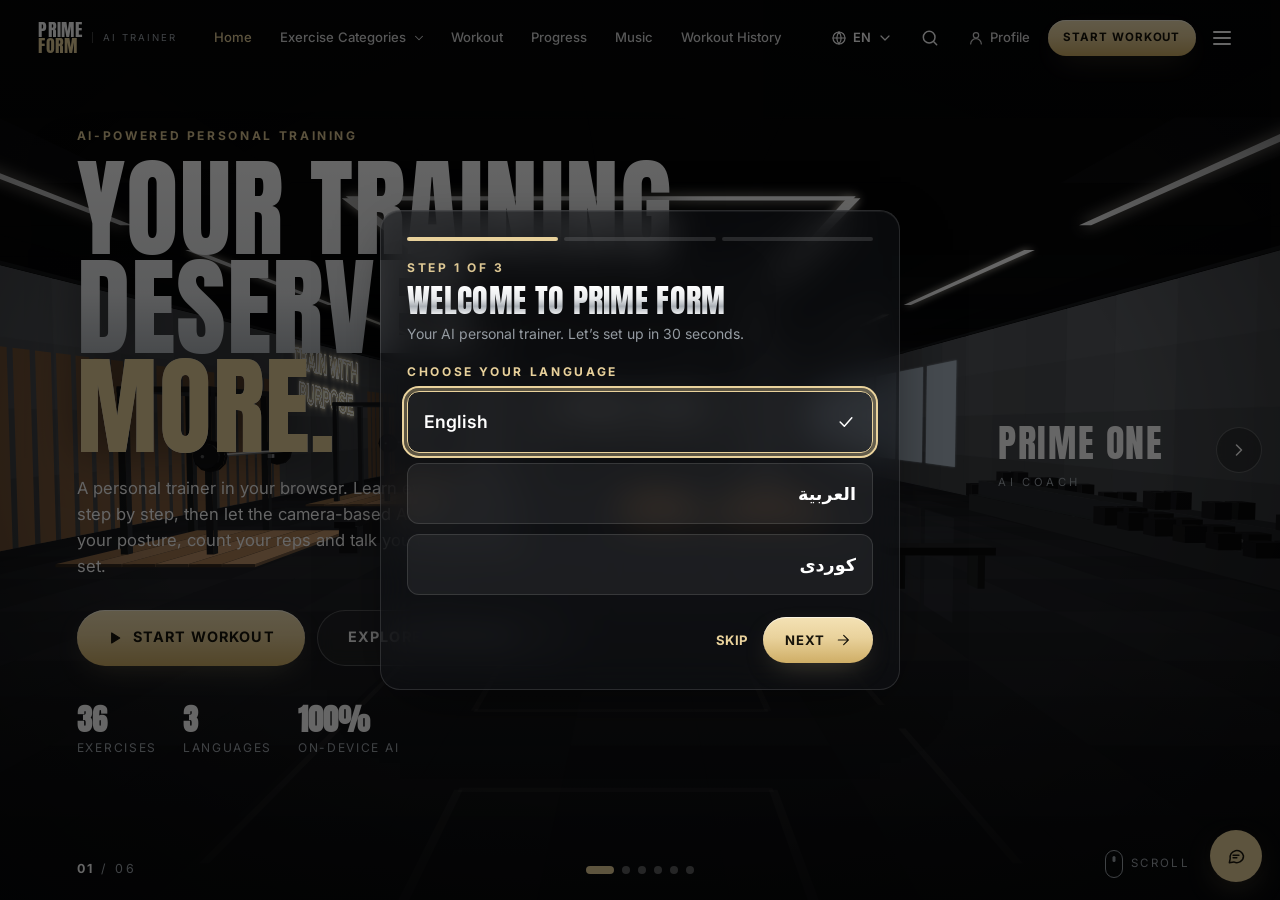
<file: index.html>
<!DOCTYPE html>
<html lang="en" dir="ltr" data-theme="dark" data-accent="gold">
<head>
  <meta charset="UTF-8" />
  <meta name="viewport" content="width=device-width, initial-scale=1.0" />
  <title>PRIME FORM — AI Personal Trainer</title>
  <meta name="description" content="AI-powered smart gym and personal fitness trainer with real-time posture feedback." />
  <meta name="theme-color" content="#0B0D0F" />
  <link rel="icon" href="assets/favicon.svg" type="image/svg+xml" />

  <!-- Fonts: Anton (headlines, like the video), Inter (English text),
       Noto Kufi / Noto Sans Arabic (Arabic + Kurdish Sorani). -->
  <link rel="preconnect" href="https://fonts.googleapis.com" />
  <link rel="preconnect" href="https://fonts.gstatic.com" crossorigin />
  <link rel="stylesheet"
    href="https://fonts.googleapis.com/css2?family=Anton&family=Inter:wght@400;500;600;700;800&family=Noto+Kufi+Arabic:wght@600;700;800;900&family=Noto+Sans+Arabic:wght@400;500;600;700&display=swap" />

  <link rel="stylesheet" href="css/base.css" />
  <link rel="stylesheet" href="css/layout.css" />
  <link rel="stylesheet" href="css/components.css" />
  <link rel="stylesheet" href="css/home.css" />
  <link rel="stylesheet" href="css/pages.css" />
  <link rel="stylesheet" href="css/workout.css" />
</head>
<body>
  <!-- 3D gym background (drawn by js/scene/gym3d.js) -->
  <div id="scene-layer" aria-hidden="true">
    <canvas id="gym-canvas"></canvas>
    <div id="scene-photo"></div>
    <div class="scene-shade"></div>
  </div>

  <a class="skip-link" href="#app">Skip to content</a>
  <header id="site-header"></header>
  <div id="drawer-root"></div>

  <main id="app" tabindex="-1"></main>

  <div id="music-dock"></div>
  <div id="quick-root"></div>
  <div id="toast-root" aria-live="polite"></div>
  <div id="modal-root"></div>

  <noscript>
    <p style="padding:2rem;color:#fff">Please enable JavaScript to use PRIME FORM.</p>
  </noscript>

  <!-- Everything starts here. type="module" lets us use import/export. -->
  <script type="module" src="js/main.js"></script>
</body>
</html>
</file>
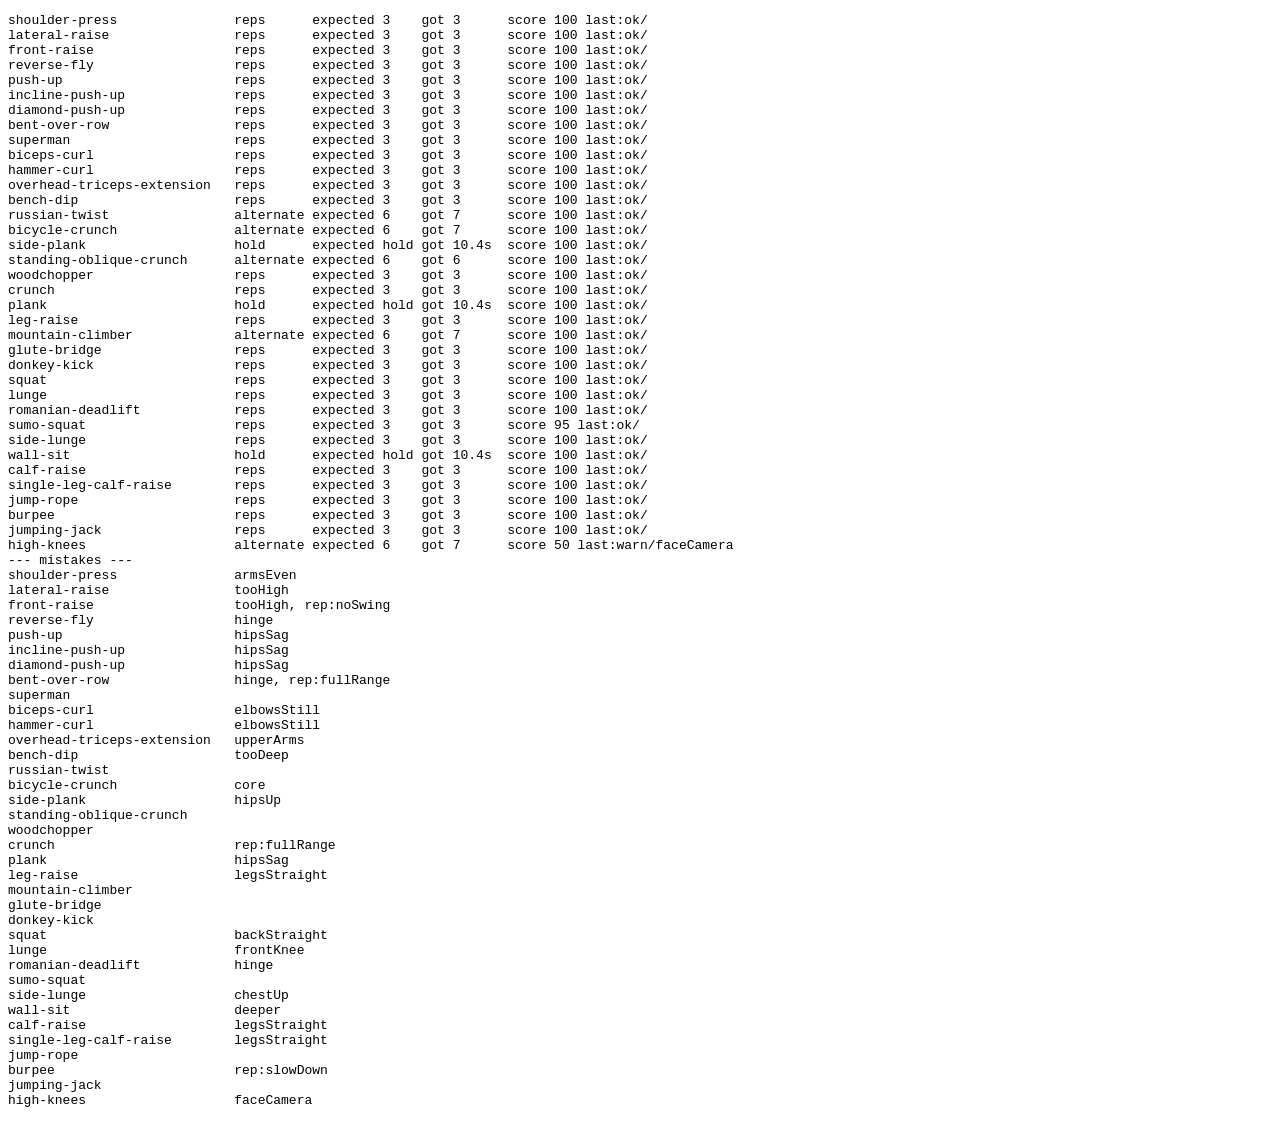
<file: tests/analyzer-test.html>
<!DOCTYPE html><html><body><pre id="o"></pre><script type="module">
import { DEMOS, blend } from '../js/components/demo.js';
import { createEngine, ANALYZERS } from '../js/ai/analyzers.js';
import { EXERCISES } from '../js/data/exercises.js';
// Build 33 MediaPipe-style landmarks from demo joints (y up → image y down)
function toLm(j, view, mistake=false) {
  const P = []; for (let i=0;i<33;i++) P.push({x:0,y:0,visibility:0.95});
  const S = 1/320, ox = 0.5, oy = 0.82;
  const m = (p) => ({ x: ox + p[0]*S, y: oy - p[1]*S, visibility: 0.95 });
  const set = (i,p)=>P[i]=m(p);
  const L = j.near, R = j.far;
  set(0, j.core.head); set(7, [j.core.head[0]-3, j.core.head[1]]); set(8, [j.core.head[0]+3, j.core.head[1]]);
  const map = (s, sh, el, wr, hip, kn, an, he, ft) => { set(sh,s.shoulder); set(el,s.elbow); set(wr,s.wrist); set(hip,s.hip); set(kn,s.knee); set(an,s.ankle);
    set(ft, s.toe); set(he, [s.ankle[0] - (s.toe[0]-s.ankle[0])*0.35, s.ankle[1] - 3]); };
  map(L, 11,13,15,23,25,27,29,31); map(R, 12,14,16,24,26,28,30,32);
  return P;
}
const out=[]; const fps=30;
for (const e of EXERCISES) {
  const d = DEMOS[e.demo]; const cfg = ANALYZERS[e.ai];
  const eng = createEngine(e.ai);
  const seq=[...d.frames, d.frames[0]];
  let t=1000; const segMs = 1300;
  const reps = 3;
  for (let r=0;r<reps;r++) for (let s=0;s<seq.length-1;s++) {
    for (let f=0; f<=segMs/1000*fps; f++) { const k=f/(segMs/1000*fps); const kk=k<.5?2*k*k:1-Math.pow(-2*k+2,2)/2;
      const res = eng.update(toLm(blend(d, seq[s], seq[s+1], kk), d.view), t, 1); t+=1000/fps;
      if (f===Math.round(segMs/1000*fps/2) && r===0 && s===0) out._first = res; }
    // hold at keyframe
    for (let f=0; f<12; f++) { eng.update(toLm(blend(d, seq[s+1], seq[s+1], 0), d.view), t, 1); t+=1000/fps; }
  }
  const last = eng.update(toLm(blend(d, d.frames[0], d.frames[0], 0), d.view), t, 1);
  const expected = cfg.mode==='alternate' ? (d.frames.length===2 ? reps*2 : reps*2) : cfg.mode==='hold' ? 'hold' : reps;
  const got = cfg.mode==='hold' ? `${eng.holdSec.toFixed(1)}s` : eng.reps;
  out.push(`${(e.id).padEnd(28)} ${cfg.mode.padEnd(9)} expected ${String(expected).padEnd(4)} got ${String(got).padEnd(6)} score ${eng.score()} last:${last.status}/${last.msg||''}`);
}

out.push('--- mistakes ---');
for (const e of EXERCISES) {
  const d = DEMOS[e.demo]; const eng = createEngine(e.ai); let t=1000; const msgs = new Set();
  for (let r=0;r<3;r++) for (const [a,b] of [[d.frames[0], d.mistake],[d.mistake, d.frames[0]]]) for (let f=0; f<=40; f++) {
    const res = eng.update(toLm(blend(d, a, b, f/40), d.view), t, 1); t+=33; if (res.msg) msgs.add(res.msg); if (res.repMsg) msgs.add('rep:'+res.repMsg); }
  out.push(`${e.id.padEnd(28)} ${[...msgs].join(', ')}`);
}
document.getElementById('o').textContent = out.join('\n'); window.done=true;
</script></body></html>
</file>
<file: css/base.css>
/* =========================================================
   PRIME FORM — base.css
   Design tokens (colors, fonts, spacing), reset and helpers.
   Change a color here and it changes everywhere.
   ========================================================= */

:root {
  /* Surfaces (deep charcoal, as requested) */
  --bg: #0B0D0F;
  --surface: #15191D;
  --surface-2: #1C2126;
  --glass: rgba(16, 19, 22, 0.56);
  --glass-strong: rgba(13, 15, 18, 0.82);
  --glass-hi: rgba(255, 255, 255, 0.06);
  --line: rgba(255, 255, 255, 0.12);
  --line-strong: rgba(255, 255, 255, 0.24);

  /* Text */
  --text: #FFFFFF;
  --text-2: #A0A7AE;
  --text-3: #6F777F;

  /* Accent — champagne gold, taken from the video's buttons.
     Switch to the lime palette in Settings → Appearance. */
  --accent: #E9D29C;
  --accent-2: #CFAE66;
  --accent-ink: #17130A;      /* text drawn ON the accent */
  --accent-text: #E9D29C;     /* accent used AS text */
  --accent-glow: rgba(233, 210, 156, 0.35);

  /* AI feedback colors */
  --ok: #22C55E;
  --warn: #F59E0B;
  --bad: #EF4444;

  /* Shape & depth */
  --radius: 20px;
  --radius-sm: 12px;
  --radius-xs: 8px;
  --pill: 999px;
  --shadow: 0 20px 60px -20px rgba(0, 0, 0, 0.7);
  --shadow-sm: 0 8px 24px -12px rgba(0, 0, 0, 0.6);
  --blur: blur(18px) saturate(140%);

  /* Fonts */
  --font-display: "Anton", "Oswald", "Impact", "Arial Narrow", sans-serif;
  --font-body: "Inter", system-ui, -apple-system, "Segoe UI", Roboto, sans-serif;

  /* Layout */
  --header-h: 76px;
  --page-max: 1240px;
  --ease: cubic-bezier(0.22, 1, 0.36, 1);
  --t-fast: 0.18s;
  --t: 0.35s;

  --chart: var(--accent);
  /* Demo figure colours */
  --demo-body: #E8EAED;
  --demo-joint: #FFFFFF;
  --demo-head: #15191D;
  --demo-floor: rgba(255, 255, 255, 0.18);
  --demo-prop: rgba(255, 255, 255, 0.28);

  color-scheme: dark;
}

/* Lime option (the palette from the original brief) */
[data-accent="lime"] {
  --accent: #C6FF00;
  --accent-2: #A3E635;
  --accent-ink: #0B0D0F;
  --accent-text: #C6FF00;
  --accent-glow: rgba(198, 255, 0, 0.3);
  --chart: #C6FF00;
}

/* Light theme */
[data-theme="light"] {
  --bg: #E9ECEF;
  --surface: #FFFFFF;
  --surface-2: #F3F5F7;
  --glass: rgba(255, 255, 255, 0.66);
  --glass-strong: rgba(255, 255, 255, 0.9);
  --glass-hi: rgba(0, 0, 0, 0.04);
  --line: rgba(10, 14, 18, 0.12);
  --line-strong: rgba(10, 14, 18, 0.24);
  --text: #0E1114;
  --text-2: #4B535B;
  --text-3: #7A828A;
  --accent-text: #8A6A1E;
  --shadow: 0 20px 60px -24px rgba(20, 30, 40, 0.35);
  --shadow-sm: 0 8px 24px -14px rgba(20, 30, 40, 0.3);
  --chart: #A27C2C;
  --demo-body: #2A3036;
  --demo-joint: #0E1114;
  --demo-head: #FFFFFF;
  --demo-floor: rgba(0, 0, 0, 0.2);
  --demo-prop: rgba(0, 0, 0, 0.3);
  color-scheme: light;
}
[data-theme="light"][data-accent="lime"] { --accent-text: #4D7C0F; --chart: #4D7C0F; }

/* Arabic + Kurdish Sorani fonts (right-to-left) */
[dir="rtl"] {
  --font-display: "Noto Kufi Arabic", "Segoe UI", Tahoma, sans-serif;
  --font-body: "Noto Sans Arabic", "Segoe UI", Tahoma, sans-serif;
}

/* Accessibility options (Settings → Accessibility) */
[data-large-text="true"] { font-size: 112.5%; }
[data-contrast="high"] {
  --glass: rgba(6, 8, 10, 0.9);
  --glass-strong: rgba(4, 5, 6, 0.96);
  --line: rgba(255, 255, 255, 0.35);
  --text-2: #D5DADF;
  --text-3: #B3BAC1;
}
[data-theme="light"][data-contrast="high"] {
  --glass: rgba(255, 255, 255, 0.96);
  --glass-strong: #fff;
  --line: rgba(0, 0, 0, 0.45);
  --text-2: #22282E;
  --text-3: #3A4148;
}
[data-reduce-motion="true"] *,
[data-reduce-motion="true"] *::before,
[data-reduce-motion="true"] *::after {
  animation-duration: 0.001ms !important;
  animation-iteration-count: 1 !important;
  transition-duration: 0.001ms !important;
  scroll-behavior: auto !important;
}

/* ---------- Reset ---------- */
*, *::before, *::after { box-sizing: border-box; }
html { -webkit-text-size-adjust: 100%; scroll-behavior: smooth; }
body {
  margin: 0;
  min-height: 100vh;
  background: var(--bg);
  color: var(--text);
  font-family: var(--font-body);
  font-size: 1rem;
  line-height: 1.55;
  -webkit-font-smoothing: antialiased;
  overflow-x: hidden;
}
img, svg, video, canvas { display: block; max-width: 100%; }
button, input, select, textarea { font: inherit; color: inherit; }
button { cursor: pointer; background: none; border: 0; padding: 0; }
a { color: inherit; text-decoration: none; }
h1, h2, h3, h4, p, ul, ol { margin: 0; }
ul, ol { padding: 0; list-style: none; }
:focus-visible { outline: 2px solid var(--accent); outline-offset: 3px; border-radius: 6px; }
::selection { background: var(--accent); color: var(--accent-ink); }

/* ---------- Typography ---------- */
.display {
  font-family: var(--font-display);
  font-weight: 400;
  text-transform: uppercase;
  line-height: 0.92;
  letter-spacing: 0.01em;
}
[dir="rtl"] .display { font-weight: 900; line-height: 1.25; letter-spacing: 0; }

/* Brushed-metal headline effect from the video */
.metal {
  background: linear-gradient(180deg, #FFFFFF 0%, #E6E8EA 45%, #A9AFB5 70%, #F4F5F6 100%);
  -webkit-background-clip: text;
  background-clip: text;
  color: transparent;
  filter: drop-shadow(0 6px 24px rgba(0, 0, 0, 0.55));
}
[data-theme="light"] .metal {
  background: linear-gradient(180deg, #2A2F34 0%, #0E1114 60%, #3C434A 100%);
  -webkit-background-clip: text; background-clip: text;
  filter: none;
}

.eyebrow {
  font-size: 0.75rem;
  font-weight: 700;
  letter-spacing: 0.22em;
  text-transform: uppercase;
  color: var(--accent-text);
}
[dir="rtl"] .eyebrow { letter-spacing: 0; font-size: 0.85rem; }
.muted { color: var(--text-2); }
.small { font-size: 0.875rem; }
.tiny { font-size: 0.75rem; }

/* ---------- Helpers ---------- */
.sr-only {
  position: absolute; width: 1px; height: 1px; padding: 0; margin: -1px;
  overflow: hidden; clip: rect(0, 0, 0, 0); white-space: nowrap; border: 0;
}
.row { display: flex; align-items: center; gap: 12px; }
.row.wrap { flex-wrap: wrap; }
.row.between { justify-content: space-between; }
.stack { display: flex; flex-direction: column; gap: 12px; }
.grow { flex: 1; }
.hidden { display: none !important; }
.flip-rtl { transform: none; }
[dir="rtl"] .flip-rtl { transform: scaleX(-1); }
.icon { width: 20px; height: 20px; flex: none; }
.icon.sm { width: 16px; height: 16px; }
.icon.lg { width: 26px; height: 26px; }

.skip-link {
  position: fixed; top: -60px; inset-inline-start: 16px; z-index: 999;
  background: var(--accent); color: var(--accent-ink);
  padding: 10px 16px; border-radius: var(--pill); font-weight: 700;
}
.skip-link:focus { top: 12px; }

/* Thin scrollbars that match the theme */
* { scrollbar-width: thin; scrollbar-color: var(--line-strong) transparent; }
</file>
<file: css/layout.css>
/* =========================================================
   layout.css — 3D background, header, mega menu, drawer,
   page container, music dock, quick-tools button.
   ========================================================= */

/* ---------- 3D scene background ---------- */
#scene-layer { position: fixed; inset: 0; z-index: 0; overflow: hidden; background: var(--bg); }
#gym-canvas { position: absolute; inset: 0; width: 100%; height: 100%; transition: filter 0.8s var(--ease), opacity 0.8s; }
#scene-photo {
  position: absolute; inset: 0; background-size: cover; background-position: center;
  opacity: 0; transition: opacity 1s var(--ease), transform 8s linear; transform: scale(1.04);
}
#scene-photo.on { opacity: 1; transform: scale(1.1); }
.scene-shade {
  position: absolute; inset: 0; pointer-events: none;
  background:
    linear-gradient(180deg, rgba(5, 6, 8, 0.65) 0%, rgba(5, 6, 8, 0) 18%),
    linear-gradient(0deg, rgba(5, 6, 8, 0.7) 0%, rgba(5, 6, 8, 0) 28%),
    radial-gradient(ellipse at center, transparent 55%, rgba(0, 0, 0, 0.5) 100%);
  transition: background 0.6s;
}
[data-theme="light"] .scene-shade {
  background:
    linear-gradient(180deg, rgba(240, 242, 244, 0.7) 0%, rgba(240, 242, 244, 0) 20%),
    linear-gradient(0deg, rgba(240, 242, 244, 0.6) 0%, rgba(240, 242, 244, 0) 25%);
}
/* On inner pages the gym is softened so text stays readable */
body.page-inner #gym-canvas { filter: blur(3px) brightness(0.55); }
body.page-inner #scene-photo { filter: blur(4px) brightness(0.5); }
[data-theme="light"] body.page-inner #gym-canvas,
body.page-inner[data-theme="light"] #gym-canvas { filter: blur(3px) brightness(1.05) saturate(0.6); }
body.page-workout #scene-layer { opacity: 0.25; }

/* ---------- Header ---------- */
#site-header {
  position: fixed; inset: 0 0 auto 0; z-index: 50; height: var(--header-h);
  display: flex; align-items: center;
  padding: 0 clamp(16px, 3vw, 40px);
  transition: background var(--t), backdrop-filter var(--t), border-color var(--t);
  border-bottom: 1px solid transparent;
}
#site-header.scrolled {
  background: var(--glass-strong);
  backdrop-filter: var(--blur); -webkit-backdrop-filter: var(--blur);
  border-color: var(--line);
}
.nav { display: flex; align-items: center; width: 100%; gap: clamp(12px, 2vw, 28px); }

.brand { display: flex; align-items: center; gap: 10px; flex: none; }
.brand-mark {
  font-family: "Anton", Impact, sans-serif; text-transform: uppercase;
  line-height: 0.86; font-size: 1.15rem; letter-spacing: 0.02em;
  display: flex; flex-direction: column;
}
.brand-mark span:last-child { color: var(--accent-text); }
.brand-tag {
  font-size: 0.6rem; letter-spacing: 0.2em; text-transform: uppercase; color: var(--text-2);
  border-inline-start: 1px solid var(--line-strong); padding-inline-start: 10px; line-height: 1.2;
}
[dir="rtl"] .brand-tag { letter-spacing: 0; font-size: 0.7rem; }

.nav-links { display: flex; align-items: center; gap: 4px; }
.nav-link {
  display: inline-flex; align-items: center; gap: 6px;
  padding: 8px 12px; border-radius: var(--pill);
  font-size: 0.82rem; font-weight: 500; color: var(--text);
  opacity: 0.86; transition: opacity var(--t-fast), background var(--t-fast);
  white-space: nowrap;
}
.nav-link:hover, .nav-link[aria-expanded="true"] { opacity: 1; background: var(--glass-hi); }
.nav-link.active { opacity: 1; color: var(--accent-text); }
.nav-link .chev { width: 14px; height: 14px; transition: transform var(--t) var(--ease); }
.nav-link[aria-expanded="true"] .chev { transform: rotate(180deg); }

.nav-end { margin-inline-start: auto; display: flex; align-items: center; gap: 6px; }
.icon-btn {
  width: 40px; height: 40px; border-radius: var(--pill);
  display: inline-grid; place-items: center; color: var(--text);
  transition: background var(--t-fast), transform var(--t-fast);
}
.icon-btn:hover { background: var(--glass-hi); }
.icon-btn:active { transform: scale(0.94); }

/* Language selector */
.lang { position: relative; }
.lang-btn { display: inline-flex; align-items: center; gap: 6px; width: auto; padding: 0 12px; font-size: 0.8rem; font-weight: 600; }
.menu-pop {
  position: absolute; top: calc(100% + 10px); inset-inline-end: 0; min-width: 190px;
  background: var(--glass-strong); backdrop-filter: var(--blur); -webkit-backdrop-filter: var(--blur);
  border: 1px solid var(--line); border-radius: var(--radius-sm); padding: 6px;
  box-shadow: var(--shadow);
  opacity: 0; transform: translateY(-6px) scale(0.98); pointer-events: none;
  transition: opacity var(--t-fast), transform var(--t) var(--ease);
}
.menu-pop.open { opacity: 1; transform: none; pointer-events: auto; }
.menu-pop button {
  width: 100%; display: flex; align-items: center; justify-content: space-between; gap: 10px;
  padding: 10px 12px; border-radius: var(--radius-xs); font-size: 0.9rem; text-align: start;
}
.menu-pop button:hover { background: var(--glass-hi); }
.menu-pop button[aria-checked="true"] { color: var(--accent-text); }

/* ---------- Mega menu (Exercise Categories) ---------- */
.mega {
  position: fixed; top: calc(var(--header-h) - 6px); inset-inline: clamp(12px, 3vw, 40px);
  z-index: 49; max-width: 1100px; margin-inline: auto;
  background: var(--glass-strong); backdrop-filter: var(--blur); -webkit-backdrop-filter: var(--blur);
  border: 1px solid var(--line); border-radius: var(--radius); box-shadow: var(--shadow);
  padding: 22px;
  opacity: 0; transform: translateY(-10px); pointer-events: none;
  transition: opacity var(--t), transform var(--t) var(--ease);
  max-height: calc(100vh - var(--header-h) - 20px); overflow: auto;
}
.mega.open { opacity: 1; transform: none; pointer-events: auto; }
.mega-head { display: flex; align-items: end; justify-content: space-between; gap: 12px; margin-bottom: 16px; flex-wrap: wrap; }
.mega-head h3 { font-size: 1.6rem; }
.mega-grid { display: grid; grid-template-columns: repeat(auto-fill, minmax(150px, 1fr)); gap: 10px; }
.cat-tile {
  display: flex; align-items: center; gap: 10px; padding: 10px;
  border: 1px solid var(--line); border-radius: var(--radius-sm);
  background: var(--glass-hi); text-align: start;
  transition: border-color var(--t-fast), transform var(--t) var(--ease), background var(--t-fast);
  opacity: 0; transform: translateY(8px);
}
.mega.open .cat-tile { opacity: 1; transform: none; transition-delay: calc(var(--i) * 22ms); }
.cat-tile:hover { border-color: var(--accent); background: rgba(233, 210, 156, 0.07); transform: translateY(-2px); }
.cat-tile .fig { width: 46px; height: 46px; flex: none; border-radius: 10px; background: rgba(0,0,0,0.25); }
[data-theme="light"] .cat-tile .fig { background: rgba(0,0,0,0.05); }
.cat-tile b { display: block; font-size: 0.92rem; }
.cat-tile span { font-size: 0.75rem; color: var(--text-2); }

/* ---------- Hamburger drawer ---------- */
.burger span { display: block; width: 18px; height: 2px; background: currentColor; border-radius: 2px; transition: transform var(--t) var(--ease), opacity var(--t-fast); }
.burger { display: inline-flex; flex-direction: column; gap: 4px; align-items: center; justify-content: center; }
.backdrop {
  position: fixed; inset: 0; z-index: 70; background: rgba(0, 0, 0, 0.5);
  opacity: 0; pointer-events: none; transition: opacity var(--t);
}
.backdrop.open { opacity: 1; pointer-events: auto; }
.drawer {
  position: fixed; top: 0; bottom: 0; inset-inline-end: 0; z-index: 71;
  width: min(360px, 88vw);
  background: var(--glass-strong); backdrop-filter: var(--blur); -webkit-backdrop-filter: var(--blur);
  border-inline-start: 1px solid var(--line);
  padding: 20px; display: flex; flex-direction: column; gap: 6px; overflow-y: auto;
  transform: translateX(105%); transition: transform 0.45s var(--ease);
}
[dir="rtl"] .drawer { transform: translateX(-105%); }
.drawer.open { transform: none !important; }
.drawer-head { display: flex; align-items: center; justify-content: space-between; margin-bottom: 14px; }
.drawer a {
  display: flex; align-items: center; gap: 14px; padding: 12px 14px; border-radius: var(--radius-sm);
  font-weight: 500; transition: background var(--t-fast), transform var(--t) var(--ease);
  opacity: 0; transform: translateX(16px);
}
[dir="rtl"] .drawer a { transform: translateX(-16px); }
.drawer.open a { opacity: 1; transform: none; transition-delay: calc(var(--i) * 30ms); }
.drawer a:hover { background: var(--glass-hi); }
.drawer a.active { background: var(--glass-hi); color: var(--accent-text); }
.drawer .icon { color: var(--text-2); }
.drawer a.active .icon { color: var(--accent-text); }
.drawer-foot { margin-top: auto; padding-top: 16px; border-top: 1px solid var(--line); }

/* ---------- Page container + transitions ---------- */
#app { position: relative; z-index: 2; min-height: 100vh; outline: none; }
.page {
  padding: calc(var(--header-h) + 28px) clamp(16px, 3vw, 40px) 120px;
  max-width: var(--page-max); margin: 0 auto;
  animation: pageIn 0.6s var(--ease) both;
}
.page.wide { max-width: 1440px; }
@keyframes pageIn { from { opacity: 0; transform: translateY(18px); filter: blur(4px); } to { opacity: 1; transform: none; filter: none; } }
.page-head { margin-bottom: 26px; display: flex; align-items: end; justify-content: space-between; gap: 20px; flex-wrap: wrap; }
.page-title { font-size: clamp(2.4rem, 6vw, 4.6rem); }
.page-sub { color: var(--text-2); max-width: 60ch; margin-top: 10px; }
.breadcrumb { display: flex; align-items: center; gap: 6px; font-size: 0.82rem; color: var(--text-2); margin-bottom: 10px; }
.breadcrumb a:hover { color: var(--text); }

/* ---------- Music dock (stays while you change pages) ---------- */
#music-dock {
  position: fixed; bottom: 18px; inset-inline-start: 18px; z-index: 40;
  width: min(360px, calc(100vw - 100px));
}
.dock {
  background: var(--glass-strong); backdrop-filter: var(--blur); -webkit-backdrop-filter: var(--blur);
  border: 1px solid var(--line); border-radius: var(--radius); box-shadow: var(--shadow);
  overflow: hidden; animation: pageIn 0.5s var(--ease);
}
.dock-bar { display: flex; align-items: center; gap: 10px; padding: 8px 8px 8px 12px; }
.dock-bar .art { width: 38px; height: 38px; border-radius: 8px; background: var(--surface-2) center/cover; flex: none; }
.dock-bar .meta { min-width: 0; flex: 1; }
.dock-bar .meta b, .dock-bar .meta span { display: block; white-space: nowrap; overflow: hidden; text-overflow: ellipsis; }
.dock-bar .meta b { font-size: 0.85rem; }
.dock-bar .meta span { font-size: 0.75rem; color: var(--text-2); }
.dock iframe { display: block; width: 100%; border: 0; }
.dock.collapsed iframe { height: 0 !important; }

/* ---------- Quick tools button (gold circle, bottom corner like the video) ---------- */
.fab {
  position: fixed; bottom: 18px; inset-inline-end: 18px; z-index: 41;
  width: 52px; height: 52px; border-radius: 50%;
  background: var(--accent); color: var(--accent-ink);
  display: grid; place-items: center;
  box-shadow: 0 10px 30px -8px var(--accent-glow), 0 0 0 6px rgba(0, 0, 0, 0.25);
  transition: transform var(--t) var(--ease);
}
.fab:hover { transform: translateY(-3px) scale(1.04); }
.quick-panel {
  position: fixed; bottom: 82px; inset-inline-end: 18px; z-index: 41; width: min(330px, calc(100vw - 36px));
  background: var(--glass-strong); backdrop-filter: var(--blur); -webkit-backdrop-filter: var(--blur);
  border: 1px solid var(--line); border-radius: var(--radius); box-shadow: var(--shadow);
  padding: 18px; transform-origin: bottom right;
  opacity: 0; transform: translateY(10px) scale(0.96); pointer-events: none;
  transition: opacity var(--t-fast), transform var(--t) var(--ease);
}
[dir="rtl"] .quick-panel { transform-origin: bottom left; }
.quick-panel.open { opacity: 1; transform: none; pointer-events: auto; }

/* ---------- Responsive ---------- */
@media (max-width: 1080px) {
  .nav-links .nav-link.opt { display: none; }
}
@media (max-width: 860px) {
  :root { --header-h: 64px; }
  .nav-links { display: none; }
  .brand-tag { display: none; }
  .nav-end .hide-sm { display: none; }
}
</file>
<file: css/components.css>
/* =========================================================
   components.css — buttons, glass cards, forms, chips,
   modals, toasts, toggles, progress bars, loaders.
   ========================================================= */

/* ---------- Buttons ---------- */
.btn {
  --h: 46px;
  position: relative; display: inline-flex; align-items: center; justify-content: center; gap: 10px;
  height: var(--h); padding: 0 22px; border-radius: var(--pill);
  font-size: 0.82rem; font-weight: 700; letter-spacing: 0.08em; text-transform: uppercase;
  white-space: nowrap; overflow: hidden; isolation: isolate;
  transition: transform var(--t) var(--ease), box-shadow var(--t), background var(--t-fast), border-color var(--t-fast), color var(--t-fast);
}
[dir="rtl"] .btn { letter-spacing: 0; font-size: 0.92rem; }
.btn:active { transform: scale(0.97); }
.btn:disabled { opacity: 0.45; cursor: not-allowed; }
.btn.sm { --h: 36px; padding: 0 16px; font-size: 0.72rem; }
.btn.lg { --h: 56px; padding: 0 30px; font-size: 0.9rem; }
.btn.block { width: 100%; }

/* Gold pill (main action, as in the video) */
.btn-primary {
  background: linear-gradient(180deg, #F4E2B5 0%, var(--accent) 45%, var(--accent-2) 100%);
  color: var(--accent-ink);
  box-shadow: 0 10px 30px -12px var(--accent-glow), inset 0 1px 0 rgba(255, 255, 255, 0.6);
}
[data-accent="lime"] .btn-primary { background: linear-gradient(180deg, #E2FF7A 0%, var(--accent) 50%, var(--accent-2) 100%); }
.btn-primary:hover:not(:disabled) { transform: translateY(-2px); box-shadow: 0 16px 34px -12px var(--accent-glow), inset 0 1px 0 rgba(255,255,255,0.6); }
/* moving shine */
.btn-primary::after {
  content: ""; position: absolute; inset: 0; z-index: -1;
  background: linear-gradient(110deg, transparent 30%, rgba(255, 255, 255, 0.55) 50%, transparent 70%);
  transform: translateX(-120%); transition: transform 0.8s var(--ease);
}
.btn-primary:hover::after { transform: translateX(120%); }

/* Outlined glass button (second button in the video) */
.btn-ghost {
  background: rgba(255, 255, 255, 0.04); color: var(--text);
  border: 1px solid var(--line-strong);
  backdrop-filter: blur(8px); -webkit-backdrop-filter: blur(8px);
}
.btn-ghost:hover:not(:disabled) { border-color: var(--text); background: rgba(255, 255, 255, 0.08); }
.btn-danger { background: rgba(239, 68, 68, 0.14); color: #FCA5A5; border: 1px solid rgba(239, 68, 68, 0.45); }
[data-theme="light"] .btn-danger { color: #B91C1C; }
.btn-danger:hover { background: rgba(239, 68, 68, 0.24); }
.btn-text { height: auto; padding: 6px 4px; border-radius: 6px; color: var(--accent-text); letter-spacing: 0.04em; }
.btn-text:hover { text-decoration: underline; }

/* ---------- Glass card ---------- */
.glass {
  background: var(--glass);
  backdrop-filter: var(--blur); -webkit-backdrop-filter: var(--blur);
  border: 1px solid var(--line);
  border-radius: var(--radius);
  box-shadow: var(--shadow), inset 0 1px 0 rgba(255, 255, 255, 0.06);
}
.card { padding: clamp(18px, 2.2vw, 26px); }
.card-title { font-size: 1.05rem; font-weight: 700; display: flex; align-items: center; gap: 10px; margin-bottom: 14px; }
.card-title .icon { color: var(--accent-text); }

.grid { display: grid; gap: 18px; }
.grid.c2 { grid-template-columns: repeat(2, minmax(0, 1fr)); }
.grid.c3 { grid-template-columns: repeat(3, minmax(0, 1fr)); }
.grid.c4 { grid-template-columns: repeat(4, minmax(0, 1fr)); }
@media (max-width: 960px) { .grid.c3, .grid.c4 { grid-template-columns: repeat(2, minmax(0, 1fr)); } }
@media (max-width: 640px) { .grid.c2, .grid.c3, .grid.c4 { grid-template-columns: 1fr; } }

/* Stat tile */
.stat { padding: 18px; }
.stat .label { font-size: 0.75rem; color: var(--text-2); text-transform: uppercase; letter-spacing: 0.12em; display: flex; align-items: center; gap: 8px; }
[dir="rtl"] .stat .label { letter-spacing: 0; font-size: 0.85rem; }
.stat .value { font-family: "Anton", var(--font-display); font-size: 2.2rem; line-height: 1.1; margin-top: 6px; }
.stat .value small { font-family: var(--font-body); font-size: 0.85rem; color: var(--text-2); margin-inline-start: 4px; }

/* ---------- Chips & badges ---------- */
.chip {
  display: inline-flex; align-items: center; gap: 6px; height: 30px; padding: 0 12px;
  border-radius: var(--pill); border: 1px solid var(--line); background: var(--glass-hi);
  font-size: 0.78rem; font-weight: 500; white-space: nowrap;
  transition: border-color var(--t-fast), background var(--t-fast), color var(--t-fast);
}
button.chip:hover { border-color: var(--line-strong); }
.chip.on, button.chip[aria-pressed="true"] { background: var(--accent); color: var(--accent-ink); border-color: transparent; font-weight: 700; }
.badge { display: inline-flex; align-items: center; gap: 6px; padding: 4px 10px; border-radius: var(--pill); font-size: 0.72rem; font-weight: 700; letter-spacing: 0.06em; text-transform: uppercase; }
[dir="rtl"] .badge { letter-spacing: 0; font-size: 0.8rem; }
.badge.beginner { background: rgba(34, 197, 94, 0.14); color: #4ADE80; }
.badge.intermediate { background: rgba(245, 158, 11, 0.14); color: #FBBF24; }
.badge.advanced { background: rgba(239, 68, 68, 0.14); color: #F87171; }
[data-theme="light"] .badge.beginner { color: #15803D; }
[data-theme="light"] .badge.intermediate { color: #B45309; }
[data-theme="light"] .badge.advanced { color: #B91C1C; }
.badge.neutral { background: var(--glass-hi); color: var(--text-2); border: 1px solid var(--line); }

/* ---------- Forms ---------- */
.field { display: flex; flex-direction: column; gap: 7px; }
.field label, .field .label { font-size: 0.8rem; font-weight: 600; color: var(--text-2); }
.input, .select, textarea.input {
  height: 48px; width: 100%; padding: 0 14px;
  background: rgba(0, 0, 0, 0.25); border: 1px solid var(--line); border-radius: var(--radius-sm);
  color: var(--text); outline: none;
  transition: border-color var(--t-fast), box-shadow var(--t-fast), background var(--t-fast);
}
[data-theme="light"] .input, [data-theme="light"] .select { background: rgba(255, 255, 255, 0.8); }
textarea.input { height: auto; padding: 12px 14px; resize: vertical; }
.input:focus, .select:focus { border-color: var(--accent); box-shadow: 0 0 0 4px var(--accent-glow); }
.input[aria-invalid="true"] { border-color: var(--bad); box-shadow: 0 0 0 4px rgba(239, 68, 68, 0.18); }
.select { appearance: none; -webkit-appearance: none; padding-inline-end: 40px;
  background-image: url("data:image/svg+xml,%3Csvg xmlns='http://www.w3.org/2000/svg' width='16' height='16' fill='none' stroke='%23A0A7AE' stroke-width='2' viewBox='0 0 24 24'%3E%3Cpath d='m6 9 6 6 6-6'/%3E%3C/svg%3E");
  background-repeat: no-repeat; background-position: right 14px center; }
[dir="rtl"] .select { background-position: left 14px center; }
.select option { background: var(--surface); color: var(--text); }
.input-suffix { position: relative; }
.input-suffix .input { padding-inline-end: 54px; }
.input-suffix .suf { position: absolute; inset-inline-end: 14px; top: 50%; transform: translateY(-50%); font-size: 0.8rem; color: var(--text-2); pointer-events: none; }
.error-text { font-size: 0.78rem; color: #F87171; min-height: 1em; }
[data-theme="light"] .error-text { color: #B91C1C; }
.hint { font-size: 0.78rem; color: var(--text-3); }

/* Stepper (− value +) */
.stepper { display: flex; align-items: stretch; height: 48px; border: 1px solid var(--line); border-radius: var(--radius-sm); overflow: hidden; background: rgba(0,0,0,0.25); }
[data-theme="light"] .stepper { background: rgba(255,255,255,0.8); }
.stepper button { width: 46px; display: grid; place-items: center; color: var(--text-2); }
.stepper button:hover { background: var(--glass-hi); color: var(--text); }
.stepper input { flex: 1; min-width: 0; border: 0; background: transparent; text-align: center; outline: none; font-weight: 700; }

/* Toggle switch */
.switch { position: relative; display: inline-flex; width: 48px; height: 28px; flex: none; }
.switch input { position: absolute; opacity: 0; inset: 0; cursor: pointer; margin: 0; z-index: 1; }
.switch .track { position: absolute; inset: 0; border-radius: var(--pill); background: var(--line-strong); transition: background var(--t-fast); }
.switch .track::after {
  content: ""; position: absolute; top: 3px; inset-inline-start: 3px; width: 22px; height: 22px; border-radius: 50%;
  background: #fff; box-shadow: 0 2px 6px rgba(0,0,0,0.3); transition: transform var(--t) var(--ease);
}
.switch input:checked + .track { background: var(--accent); }
.switch input:checked + .track::after { transform: translateX(20px); }
[dir="rtl"] .switch input:checked + .track::after { transform: translateX(-20px); }
.switch input:focus-visible + .track { outline: 2px solid var(--accent); outline-offset: 2px; }

/* Segmented control */
.segmented { display: inline-flex; padding: 4px; gap: 4px; border-radius: var(--pill); background: rgba(0,0,0,0.25); border: 1px solid var(--line); flex-wrap: wrap; }
[data-theme="light"] .segmented { background: rgba(255,255,255,0.7); }
.segmented button { padding: 7px 14px; border-radius: var(--pill); font-size: 0.82rem; font-weight: 600; color: var(--text-2); transition: background var(--t-fast), color var(--t-fast); }
.segmented button[aria-pressed="true"] { background: var(--accent); color: var(--accent-ink); }

/* Range slider */
input[type="range"] { -webkit-appearance: none; appearance: none; width: 100%; height: 6px; border-radius: 6px; background: var(--line-strong); outline: none; accent-color: var(--accent); }
input[type="range"]::-webkit-slider-thumb { -webkit-appearance: none; width: 18px; height: 18px; border-radius: 50%; background: var(--accent); border: 3px solid var(--bg); box-shadow: 0 0 0 1px var(--accent); }
input[type="range"]::-moz-range-thumb { width: 14px; height: 14px; border-radius: 50%; background: var(--accent); border: 3px solid var(--bg); }

/* ---------- Progress ---------- */
.bar { height: 8px; border-radius: 8px; background: var(--line); overflow: hidden; }
.bar > i { display: block; height: 100%; border-radius: inherit; background: linear-gradient(90deg, var(--accent-2), var(--accent)); width: 0; transition: width 1.2s var(--ease); }
.ring { position: relative; display: grid; place-items: center; }
.ring svg { transform: rotate(-90deg); }
.ring .ring-bg { stroke: var(--line); }
.ring .ring-fg { stroke: var(--accent); stroke-linecap: round; transition: stroke-dashoffset 1.4s var(--ease); }
.ring .ring-label { position: absolute; text-align: center; line-height: 1.1; }

/* ---------- Tabs ---------- */
.tabs { display: flex; gap: 6px; border-bottom: 1px solid var(--line); margin-bottom: 18px; overflow-x: auto; }
.tabs button { padding: 10px 14px; font-weight: 600; font-size: 0.88rem; color: var(--text-2); border-bottom: 2px solid transparent; margin-bottom: -1px; white-space: nowrap; }
.tabs button[aria-selected="true"] { color: var(--text); border-color: var(--accent); }

/* ---------- Modal / dialog ---------- */
.modal-wrap { position: fixed; inset: 0; z-index: 90; display: grid; place-items: center; padding: 20px; background: rgba(0,0,0,0.6); animation: fadeIn 0.25s both; }
.modal { width: min(520px, 100%); max-height: calc(100vh - 40px); overflow: auto; padding: 26px; animation: popIn 0.4s var(--ease) both; }
.modal.wide { width: min(720px, 100%); }
.modal h2 { font-size: 1.5rem; margin-bottom: 8px; }
.modal-actions { display: flex; justify-content: flex-end; gap: 10px; margin-top: 22px; flex-wrap: wrap; }
@keyframes fadeIn { from { opacity: 0; } to { opacity: 1; } }
@keyframes popIn { from { opacity: 0; transform: translateY(14px) scale(0.97); } to { opacity: 1; transform: none; } }

/* ---------- Toasts ---------- */
#toast-root { position: fixed; top: calc(var(--header-h) + 10px); inset-inline-end: 18px; z-index: 95; display: flex; flex-direction: column; gap: 10px; pointer-events: none; }
.toast {
  pointer-events: auto; display: flex; align-items: center; gap: 12px; max-width: 360px;
  padding: 12px 16px; border-radius: var(--radius-sm);
  background: var(--glass-strong); backdrop-filter: var(--blur); -webkit-backdrop-filter: var(--blur);
  border: 1px solid var(--line); box-shadow: var(--shadow-sm); font-size: 0.9rem;
  animation: toastIn 0.4s var(--ease) both;
}
.toast.out { animation: toastOut 0.3s ease both; }
.toast .icon { color: var(--accent-text); }
.toast.error .icon { color: var(--bad); }
.toast.success .icon { color: var(--ok); }
@keyframes toastIn { from { opacity: 0; transform: translateY(-10px); } to { opacity: 1; transform: none; } }
@keyframes toastOut { to { opacity: 0; transform: translateY(-10px); } }

/* ---------- Loading, empty, notices ---------- */
.spinner { width: 22px; height: 22px; border-radius: 50%; border: 2.5px solid var(--line-strong); border-top-color: var(--accent); animation: spin 0.8s linear infinite; }
@keyframes spin { to { transform: rotate(360deg); } }
.skeleton { background: linear-gradient(90deg, var(--glass-hi) 25%, rgba(255,255,255,0.1) 50%, var(--glass-hi) 75%); background-size: 200% 100%; animation: shimmer 1.4s infinite; border-radius: var(--radius-sm); }
@keyframes shimmer { to { background-position: -200% 0; } }
.empty { text-align: center; padding: 48px 20px; color: var(--text-2); }
.empty .icon { width: 44px; height: 44px; margin: 0 auto 14px; color: var(--text-3); }
.empty h3 { color: var(--text); font-size: 1.1rem; margin-bottom: 6px; }
.notice { display: flex; gap: 12px; align-items: flex-start; padding: 14px 16px; border-radius: var(--radius-sm); border: 1px solid var(--line); background: var(--glass-hi); font-size: 0.88rem; }
.notice .icon { margin-top: 2px; color: var(--accent-text); }
.notice.warn { border-color: rgba(245, 158, 11, 0.4); background: rgba(245, 158, 11, 0.08); }
.notice.warn .icon { color: var(--warn); }
.notice.bad { border-color: rgba(239, 68, 68, 0.4); background: rgba(239, 68, 68, 0.08); }
.notice.bad .icon { color: var(--bad); }
.notice.ok { border-color: rgba(34, 197, 94, 0.4); background: rgba(34, 197, 94, 0.08); }
.notice.ok .icon { color: var(--ok); }

/* Fav heart */
.heart-btn { width: 40px; height: 40px; border-radius: 50%; display: grid; place-items: center; border: 1px solid var(--line); background: var(--glass); backdrop-filter: blur(8px); transition: transform var(--t) var(--ease), color var(--t-fast); }
.heart-btn:hover { transform: scale(1.08); }
.heart-btn[aria-pressed="true"] { color: #F43F5E; }
.heart-btn[aria-pressed="true"] svg { fill: currentColor; }

/* Reveal-on-scroll animation */
.reveal { opacity: 0; transform: translateY(22px); transition: opacity 0.7s var(--ease), transform 0.7s var(--ease); }
.reveal.in { opacity: 1; transform: none; }

/* Divider + table */
.hr { height: 1px; background: var(--line); margin: 18px 0; border: 0; }
.table { width: 100%; border-collapse: collapse; font-size: 0.9rem; }
.table th, .table td { padding: 12px 10px; text-align: start; border-bottom: 1px solid var(--line); }
.table th { font-size: 0.72rem; text-transform: uppercase; letter-spacing: 0.1em; color: var(--text-2); font-weight: 600; }
[dir="rtl"] .table th { letter-spacing: 0; font-size: 0.82rem; }
</file>
<file: css/home.css>
/* =========================================================
   home.css — the full-screen slide experience from the video.
   Each slide moves the 3D camera to a new spot in the gym.
   ========================================================= */

.home { position: relative; height: 100vh; height: 100svh; overflow: hidden; }
.slides { position: absolute; inset: 0; }
.slide {
  position: absolute; inset: 0;
  display: flex; align-items: center;
  padding: calc(var(--header-h) + 20px) clamp(20px, 6vw, 96px) 110px;
  pointer-events: none; visibility: hidden;
}
.slide.active { pointer-events: auto; visibility: visible; }
.slide.center { justify-content: center; text-align: center; }

/* staggered entrance of slide content */
.s-anim { opacity: 0; transform: translateY(26px); transition: opacity 0.8s var(--ease), transform 0.9s var(--ease); }
.slide.active .s-anim { opacity: 1; transform: none; transition-delay: calc(0.25s + var(--d, 0) * 0.1s); }
.slide.leaving .s-anim { opacity: 0; transform: translateY(-18px); transition-delay: 0s; transition-duration: 0.4s; }

.hero-title { font-size: clamp(3rem, 8.4vw, 7.4rem); }
[dir="rtl"] .hero-title { font-size: clamp(2.6rem, 7vw, 6rem); }
.hero-title .accent-word { color: var(--accent-text); -webkit-text-fill-color: var(--accent-text); }
.hero-lead { max-width: 46ch; color: var(--text); opacity: 0.86; font-size: clamp(1rem, 1.3vw, 1.15rem); margin-top: 20px; }
.hero-actions { display: flex; gap: 12px; flex-wrap: wrap; margin-top: 30px; }
.slide.center .hero-actions { justify-content: center; }
.slide.center .hero-lead { margin-inline: auto; }

/* side label like "APEX ONE" in the video */
.hero-side {
  position: absolute; inset-inline-end: calc(clamp(20px, 6vw, 96px) + 40px); top: 46%;
  font-family: "Anton", var(--font-display); font-size: clamp(1.4rem, 3vw, 2.6rem); text-transform: uppercase;
  letter-spacing: 0.04em; opacity: 0.9;
}
.hero-side small { display: block; font-family: var(--font-body); font-size: 0.7rem; letter-spacing: 0.3em; color: var(--text-2); }
[dir="rtl"] .hero-side { font-family: var(--font-display); letter-spacing: 0; }
[dir="rtl"] .hero-side small { letter-spacing: 0; font-size: 0.85rem; }

/* Mini stats row on the first slide */
.hero-stats { display: flex; gap: 26px; margin-top: 38px; flex-wrap: wrap; }
.hero-stats div b { display: block; font-family: "Anton", var(--font-display); font-size: 1.9rem; line-height: 1; }
.hero-stats div span { font-size: 0.75rem; color: var(--text-2); text-transform: uppercase; letter-spacing: 0.14em; }
[dir="rtl"] .hero-stats div span { letter-spacing: 0; font-size: 0.85rem; }

/* Neon slide */
.neon-quote { max-width: 620px; }
.quote-title { font-size: clamp(2rem, 4.4vw, 3.8rem); line-height: 1.02; }
[dir="rtl"] .quote-title { font-size: clamp(1.7rem, 3.4vw, 2.9rem); line-height: 1.4; }
.neon-quote .q { font-size: clamp(1.1rem, 1.8vw, 1.45rem); line-height: 1.5; margin-top: 22px; opacity: 0.92; }
.neon-title {
  font-size: clamp(2.6rem, 7vw, 6.2rem);
  color: #fff;
  text-shadow: 0 0 6px #fff, 0 0 18px var(--accent), 0 0 44px var(--accent-2), 0 0 90px var(--accent-2);
  animation: neonFlicker 6s infinite;
}
[data-theme="light"] .neon-title { color: #1b1b1b; text-shadow: 0 0 22px var(--accent); }
@keyframes neonFlicker { 0%, 92%, 100% { opacity: 1; } 93% { opacity: 0.55; } 94% { opacity: 1; } 96% { opacity: 0.7; } 97% { opacity: 1; } }

/* "Performance Zone" glass panel */
.zone-card { width: min(480px, 100%); padding: 30px; }
.zone-card h2 { font-size: clamp(2.2rem, 4vw, 3.2rem); margin-bottom: 14px; }
.zone-steps { display: grid; gap: 12px; margin: 18px 0 24px; }
.zone-steps li { display: grid; grid-template-columns: 36px 1fr; gap: 12px; align-items: start; }
.zone-steps .n { width: 36px; height: 36px; border-radius: 50%; display: grid; place-items: center; border: 1px solid var(--line-strong); font-weight: 800; font-size: 0.8rem; color: var(--accent-text); }
.zone-steps b { display: block; font-size: 0.95rem; }
.zone-steps span { font-size: 0.82rem; color: var(--text-2); }

/* Scanning line animation shown on the zone card */
.scan-frame { position: relative; overflow: hidden; }
.scan-frame::after {
  content: ""; position: absolute; inset-inline: 0; top: -30%; height: 30%;
  background: linear-gradient(180deg, transparent, var(--accent-glow), transparent);
  animation: scan 3.2s var(--ease) infinite; pointer-events: none;
}
@keyframes scan { to { top: 110%; } }

/* Programs (Core / Pro / Elite floating glass cards) */
.programs { display: flex; gap: 20px; align-items: center; justify-content: center; perspective: 1200px; flex-wrap: wrap; }
.program {
  width: 250px; padding: 22px; text-align: start;
  transform: rotateY(var(--ry, 0deg)) translateY(var(--ty, 0));
  transition: transform 0.6s var(--ease), border-color var(--t-fast);
}
.program:hover { transform: rotateY(0) translateY(-8px); border-color: var(--accent); }
.program:nth-child(1) { --ry: 14deg; --ty: 16px; }
.program:nth-child(2) { --ry: 0deg; --ty: -10px; width: 270px; }
.program:nth-child(3) { --ry: -14deg; --ty: 16px; }
[dir="rtl"] .program:nth-child(1) { --ry: -14deg; }
[dir="rtl"] .program:nth-child(3) { --ry: 14deg; }
.program h3 { font-size: 2.2rem; }
.program .fig { height: 130px; margin: 6px 0 10px; }
.program ul { display: grid; gap: 6px; margin: 10px 0 16px; font-size: 0.82rem; color: var(--text-2); }
.program li { display: flex; gap: 8px; align-items: center; }
.program li .icon { color: var(--accent-text); width: 15px; height: 15px; }
.program.featured { border-color: rgba(233, 210, 156, 0.45); }
.program .tagline { font-size: 0.78rem; color: var(--text-2); }

/* Dashboard slide */
.dash { display: grid; grid-template-columns: auto 1fr; gap: 34px; align-items: center; width: min(1080px, 100%); margin-inline: auto; }
.dash-tiles { display: grid; grid-template-columns: repeat(2, minmax(0, 1fr)); gap: 12px; }
.dash .goal-card { padding: 26px; display: grid; place-items: center; gap: 12px; text-align: center; }
.dash .ring-label b { font-family: "Anton", var(--font-display); font-size: 2.4rem; display: block; }
.dash .ring-label span { font-size: 0.75rem; color: var(--text-2); }

/* Thumbnail strip (recommended exercises, bottom of the last slide) */
.thumb-strip {
  position: absolute; inset-inline: clamp(20px, 6vw, 96px); bottom: 64px;
  display: grid; grid-auto-flow: column; grid-auto-columns: minmax(200px, 1fr); gap: 14px;
  overflow-x: auto; padding-bottom: 6px; scroll-snap-type: x mandatory;
}
.thumb {
  scroll-snap-align: start; display: flex; gap: 12px; align-items: center; padding: 12px; text-align: start;
  transition: transform var(--t) var(--ease), border-color var(--t-fast);
}
.thumb:hover { transform: translateY(-4px); border-color: var(--accent); }
.thumb .fig { width: 64px; height: 64px; flex: none; border-radius: 12px; background: rgba(0,0,0,0.3); }
.thumb b { display: block; font-size: 0.9rem; line-height: 1.25; }
.thumb span { font-size: 0.75rem; color: var(--text-2); }

/* Pagination dots + arrows */
.dots { position: absolute; bottom: 26px; left: 50%; transform: translateX(-50%); display: flex; gap: 8px; z-index: 5; }
.dots button { width: 8px; height: 8px; border-radius: var(--pill); background: rgba(255, 255, 255, 0.35); transition: width var(--t) var(--ease), background var(--t-fast); }
[data-theme="light"] .dots button { background: rgba(0, 0, 0, 0.25); }
.dots button[aria-current="true"] { width: 28px; background: var(--accent); }
.arrow {
  position: absolute; top: 50%; transform: translateY(-50%); z-index: 5;
  width: 46px; height: 46px; border-radius: 50%; display: grid; place-items: center;
  border: 1px solid var(--line-strong); background: rgba(0, 0, 0, 0.25); backdrop-filter: blur(8px);
  transition: background var(--t-fast), transform var(--t) var(--ease), opacity var(--t);
}
.arrow:hover { background: rgba(0, 0, 0, 0.45); transform: translateY(-50%) scale(1.06); }
.arrow.prev { inset-inline-start: 18px; }
.arrow.next { inset-inline-end: 18px; }
.arrow:disabled { opacity: 0; pointer-events: none; }
.slide-count { position: absolute; bottom: 22px; inset-inline-start: clamp(20px, 6vw, 96px); font-size: 0.78rem; color: var(--text-2); letter-spacing: 0.2em; z-index: 5; }
.slide-count b { color: var(--text); }
.scroll-hint { position: absolute; bottom: 22px; inset-inline-end: 90px; font-size: 0.72rem; color: var(--text-2); letter-spacing: 0.2em; text-transform: uppercase; z-index: 5; display: flex; align-items: center; gap: 8px; }
[dir="rtl"] .scroll-hint, [dir="rtl"] .slide-count { letter-spacing: 0; }
.scroll-hint i { width: 18px; height: 28px; border: 1.5px solid var(--text-2); border-radius: 10px; position: relative; }
.scroll-hint i::after { content: ""; position: absolute; left: 50%; top: 5px; width: 3px; height: 6px; background: var(--text-2); border-radius: 2px; transform: translateX(-50%); animation: wheel 1.6s infinite; }
@keyframes wheel { to { transform: translate(-50%, 9px); opacity: 0; } }

@media (max-width: 900px) {
  .dash { grid-template-columns: 1fr; gap: 16px; }
  .hero-side { display: none; }
  .scroll-hint { display: none; }
  .programs { flex-wrap: nowrap; overflow-x: auto; justify-content: flex-start; padding: 20px 4px; scroll-snap-type: x mandatory; width: 100%; }
  .program { flex: none; scroll-snap-align: center; --ry: 0deg !important; --ty: 0 !important; }
  .slide { align-items: flex-start; overflow-y: auto; padding-top: calc(var(--header-h) + 24px); }
  .thumb-strip { bottom: 58px; }
  .arrow { display: none; }
}
@media (max-height: 700px) and (min-width: 901px) {
  .program .fig { height: 80px; }
  .program ul { display: none; }
}
</file>
<file: css/pages.css>
/* =========================================================
   pages.css — library, exercise detail, setup form, history,
   progress, settings, music, info pages, search.
   ========================================================= */

/* ---------- Filters ---------- */
.toolbar { display: flex; flex-wrap: wrap; gap: 12px; align-items: center; padding: 14px; margin-bottom: 20px; }
.toolbar .search-box { position: relative; flex: 1 1 260px; }
.toolbar .search-box .icon { position: absolute; inset-inline-start: 14px; top: 50%; transform: translateY(-50%); color: var(--text-2); }
.toolbar .search-box .input { padding-inline-start: 44px; }
.toolbar .select { width: auto; min-width: 150px; }
.chip-row { display: flex; gap: 8px; overflow-x: auto; padding-bottom: 6px; margin-bottom: 18px; scrollbar-width: none; }
.chip-row::-webkit-scrollbar { display: none; }
.result-count { font-size: 0.85rem; color: var(--text-2); margin-bottom: 14px; }

/* ---------- Exercise cards ---------- */
.ex-grid { display: grid; grid-template-columns: repeat(auto-fill, minmax(250px, 1fr)); gap: 16px; }
.ex-card {
  position: relative; display: flex; flex-direction: column; overflow: hidden;
  transition: transform var(--t) var(--ease), border-color var(--t-fast), box-shadow var(--t);
  animation: cardIn 0.6s var(--ease) both; animation-delay: calc(var(--i, 0) * 40ms);
}
@keyframes cardIn { from { opacity: 0; transform: translateY(16px) scale(0.98); } to { opacity: 1; transform: none; } }
.ex-card:hover { transform: translateY(-6px); border-color: rgba(233, 210, 156, 0.5); box-shadow: 0 24px 50px -22px rgba(0, 0, 0, 0.8), 0 0 0 1px rgba(233, 210, 156, 0.15); }
.ex-card .art {
  height: 170px; display: grid; place-items: center; position: relative;
  background: radial-gradient(ellipse at 50% 90%, var(--accent-glow), transparent 60%), linear-gradient(180deg, rgba(255,255,255,0.03), rgba(0,0,0,0.25));
  border-bottom: 1px solid var(--line);
}
[data-theme="light"] .ex-card .art { background: radial-gradient(ellipse at 50% 90%, var(--accent-glow), transparent 60%), linear-gradient(180deg, rgba(0,0,0,0.02), rgba(0,0,0,0.06)); }
.ex-card .art > svg.fig { width: 140px; height: 140px; transition: transform 0.5s var(--ease); }
.ex-card:hover .art > svg.fig { transform: scale(1.08); }
.ex-card .heart-btn { position: absolute; top: 12px; inset-inline-end: 12px; z-index: 2; }
.ex-card .view-tag { position: absolute; bottom: 10px; inset-inline-start: 12px; }
.ex-card .body { padding: 16px 18px 18px; display: flex; flex-direction: column; gap: 8px; flex: 1; }
.ex-card h3 { font-size: 1.05rem; line-height: 1.25; }
.ex-card .muscles { font-size: 0.8rem; color: var(--text-2); }
.ex-card .meta { display: flex; gap: 8px; flex-wrap: wrap; align-items: center; margin-top: auto; padding-top: 8px; }
.ex-card .meta .dose { font-size: 0.8rem; color: var(--text-2); margin-inline-start: auto; font-weight: 600; }
.ex-card a.cover { position: absolute; inset: 0; z-index: 1; }

/* ---------- Exercise detail ---------- */
.detail { display: grid; grid-template-columns: minmax(0, 1.05fr) minmax(0, 1fr); gap: 22px; align-items: start; }
.detail .sticky { position: sticky; top: calc(var(--header-h) + 16px); }
.detail-title { font-size: clamp(2.2rem, 5vw, 4rem); }
.badges { display: flex; flex-wrap: wrap; gap: 8px; margin: 14px 0; }
.muscle-chips { display: flex; flex-wrap: wrap; gap: 8px; }
.dose-tiles { display: grid; grid-template-columns: repeat(3, 1fr); gap: 10px; margin: 18px 0; }
.dose-tiles .stat .value { font-size: 1.9rem; }
.section { padding: 20px 22px; margin-top: 14px; }
.section h3 { font-size: 1rem; display: flex; align-items: center; gap: 10px; margin-bottom: 12px; }
.section h3 .icon { color: var(--accent-text); }
.steps-list { counter-reset: s; display: grid; gap: 12px; }
.steps-list li { counter-increment: s; display: grid; grid-template-columns: 32px 1fr; gap: 12px; align-items: start; }
.steps-list li::before { content: counter(s); width: 32px; height: 32px; border-radius: 50%; display: grid; place-items: center; background: var(--accent); color: var(--accent-ink); font-weight: 800; font-size: 0.85rem; }
.bullets { display: grid; gap: 10px; }
.bullets li { display: flex; gap: 10px; align-items: flex-start; font-size: 0.95rem; }
.bullets li .icon { margin-top: 3px; }
.bullets.bad .icon { color: var(--bad); }
.bullets.safe .icon { color: var(--ok); }
.bullets.ai .icon { color: var(--accent-text); }
.cta-bar { display: flex; gap: 10px; flex-wrap: wrap; margin-top: 18px; }

/* Demo player */
.demo { padding: 18px; }
.demo-top { display: flex; justify-content: space-between; align-items: center; gap: 10px; flex-wrap: wrap; margin-bottom: 10px; }
.demo-frame { position: relative; border-radius: var(--radius-sm); background: radial-gradient(ellipse at 50% 85%, rgba(233,210,156,0.12), transparent 60%), rgba(0,0,0,0.28); border: 1px solid var(--line); aspect-ratio: 4 / 3; overflow: hidden; }
[data-theme="light"] .demo-frame { background: radial-gradient(ellipse at 50% 85%, var(--accent-glow), transparent 60%), rgba(255,255,255,0.6); }
.demo-stage { position: absolute; inset: 0; padding: 5%; }
.demo-stage svg { width: 100%; height: 100%; }
.demo-angle { position: absolute; top: 12px; inset-inline-end: 12px; font-family: "Anton", var(--font-display); font-size: 1.4rem; color: var(--accent-text); background: rgba(0,0,0,0.35); padding: 2px 12px; border-radius: var(--pill); }
[data-theme="light"] .demo-angle { background: rgba(255,255,255,0.8); }
.demo-caption { display: flex; gap: 10px; align-items: center; flex-wrap: wrap; min-height: 34px; margin-top: 12px; }
.demo-caption .phase { font-weight: 700; font-size: 0.85rem; text-transform: uppercase; letter-spacing: 0.1em; color: var(--accent-text); }
[dir="rtl"] .demo-caption .phase { letter-spacing: 0; }
.demo-caption .phase.bad { color: var(--bad); }
.demo-caption .mistake-text { font-size: 0.88rem; color: var(--text-2); }
.demo-controls { display: flex; gap: 10px; align-items: center; flex-wrap: wrap; margin: 6px 0 10px; }

/* ---------- Setup form ---------- */
.setup { display: grid; grid-template-columns: minmax(0, 1.4fr) minmax(0, 1fr); gap: 22px; align-items: start; }
.form-grid { display: grid; grid-template-columns: repeat(2, minmax(0, 1fr)); gap: 16px 18px; }
.form-grid .full { grid-column: 1 / -1; }
.toggle-row { display: flex; align-items: center; justify-content: space-between; gap: 16px; padding: 12px 0; border-bottom: 1px solid var(--line); }
.toggle-row:last-child { border-bottom: 0; }
.toggle-row .txt b { display: block; font-size: 0.95rem; font-weight: 600; }
.toggle-row .txt span { font-size: 0.8rem; color: var(--text-2); }
.preview-card { overflow: hidden; }
.preview-card .art { height: 220px; display: grid; place-items: center; background: radial-gradient(ellipse at 50% 90%, var(--accent-glow), transparent 60%), rgba(0,0,0,0.2); }
.preview-card .art > svg.fig { width: 190px; height: 190px; }
.program-list { display: grid; gap: 8px; }
.program-list li { display: flex; align-items: center; gap: 12px; padding: 10px 12px; border: 1px solid var(--line); border-radius: var(--radius-sm); background: var(--glass-hi); }
.program-list li .fig { width: 40px; height: 40px; }
.program-list li b { flex: 1; font-size: 0.92rem; }
.program-list li span { font-size: 0.8rem; color: var(--text-2); }
.tips li { display: flex; gap: 10px; font-size: 0.88rem; color: var(--text-2); margin-bottom: 10px; }
.tips li .icon { color: var(--accent-text); margin-top: 2px; }

/* ---------- History & calendar ---------- */
.hist-layout { display: grid; grid-template-columns: minmax(0, 1.5fr) minmax(300px, 1fr); gap: 20px; align-items: start; }
.hist-item { display: flex; gap: 14px; align-items: center; padding: 14px 16px; border-bottom: 1px solid var(--line); }
.hist-item:last-child { border-bottom: 0; }
.hist-item .date { width: 54px; text-align: center; flex: none; }
.hist-item .date b { display: block; font-family: "Anton", var(--font-display); font-size: 1.6rem; line-height: 1; }
.hist-item .date span { font-size: 0.7rem; color: var(--text-2); text-transform: uppercase; }
.hist-item .info { flex: 1; min-width: 0; }
.hist-item .info b { display: block; white-space: nowrap; overflow: hidden; text-overflow: ellipsis; }
.hist-item .info span { font-size: 0.8rem; color: var(--text-2); }
.score-pill { font-weight: 800; font-size: 0.8rem; padding: 4px 10px; border-radius: var(--pill); background: var(--glass-hi); border: 1px solid var(--line); }
.score-pill.ok { color: var(--ok); } .score-pill.warn { color: var(--warn); } .score-pill.bad { color: var(--bad); }
.cal-head { display: flex; justify-content: space-between; align-items: center; margin-bottom: 12px; }
.cal { display: grid; grid-template-columns: repeat(7, 1fr); gap: 6px; text-align: center; }
.cal .wd { font-size: 0.7rem; color: var(--text-3); padding-bottom: 4px; }
.cal .d { aspect-ratio: 1; display: grid; place-items: center; border-radius: 10px; font-size: 0.82rem; border: 1px solid transparent; position: relative; }
.cal .d.today { border-color: var(--accent); }
.cal .d.has { background: var(--accent); color: var(--accent-ink); font-weight: 800; }
.cal .d.has[data-n]::after { content: attr(data-n); position: absolute; top: -4px; inset-inline-end: -4px; font-size: 0.6rem; background: var(--bg); color: var(--text); border-radius: 8px; padding: 0 4px; border: 1px solid var(--line); }
.cal .d.has[data-n="1"]::after { display: none; }

/* ---------- Progress ---------- */
.kpis { margin-bottom: 18px; }
.chart { width: 100%; height: 240px; direction: ltr; } /* numbers & positions are laid out by code */
.chart text { fill: var(--text-2); font-size: 11px; font-family: var(--font-body); }
.chart .grid-line { stroke: var(--line); stroke-dasharray: 3 4; }
.chart .line { fill: none; stroke: var(--chart); stroke-width: 2; stroke-linejoin: round; stroke-linecap: round; }
.chart .area { fill: url(#areaGrad); }
.chart .dot { fill: var(--bg); stroke: var(--chart); stroke-width: 2; }
.chart .barr { fill: var(--chart); transition: opacity var(--t-fast); }
.chart .barr:hover { opacity: 0.8; }
.chart .barr.dim { fill: var(--line-strong); }
.chart-tip { position: fixed; pointer-events: none; z-index: 99; padding: 6px 10px; border-radius: 8px; background: var(--glass-strong); border: 1px solid var(--line); font-size: 0.8rem; box-shadow: var(--shadow-sm); opacity: 0; transition: opacity 0.15s; }
.heat { display: grid; grid-template-columns: repeat(12, 1fr); gap: 5px; }
.heat .col { display: grid; grid-template-rows: repeat(7, 1fr); gap: 5px; }
.heat .c { aspect-ratio: 1; border-radius: 4px; background: var(--line); }
.heat .c.l1 { background: rgba(233, 210, 156, 0.45); } .heat .c.l2 { background: var(--accent); } .heat .c.future { opacity: 0.25; }
[data-accent="lime"] .heat .c.l1 { background: rgba(198, 255, 0, 0.45); }
.legend { display: flex; gap: 6px; align-items: center; justify-content: flex-end; font-size: 0.72rem; color: var(--text-2); margin-top: 10px; }
.legend i { width: 12px; height: 12px; border-radius: 3px; display: inline-block; background: var(--line); }
.legend i.l1 { background: rgba(233, 210, 156, 0.45); } .legend i.l2 { background: var(--accent); }
.badge-grid { display: grid; grid-template-columns: repeat(auto-fill, minmax(150px, 1fr)); gap: 12px; }
.ach { padding: 16px; text-align: center; border: 1px solid var(--line); border-radius: var(--radius-sm); background: var(--glass-hi); transition: transform var(--t) var(--ease); }
.ach:hover { transform: translateY(-3px); }
.ach .medal { width: 54px; height: 54px; border-radius: 50%; display: grid; place-items: center; margin: 0 auto 10px; background: var(--line); color: var(--text-3); }
.ach.on .medal { background: radial-gradient(circle at 30% 30%, #FFF4D6, var(--accent) 55%, var(--accent-2)); color: var(--accent-ink); box-shadow: 0 8px 24px -8px var(--accent-glow); }
.ach b { display: block; font-size: 0.9rem; }
.ach span { font-size: 0.75rem; color: var(--text-2); }
.ach:not(.on) { opacity: 0.6; }

/* horizontal bars */
.hbars { display: grid; gap: 10px; }
.hbar { display: grid; grid-template-columns: minmax(90px, 34%) 1fr 48px; gap: 10px; align-items: center; font-size: 0.85rem; }
.hbar .lbl { white-space: nowrap; overflow: hidden; text-overflow: ellipsis; color: var(--text-2); }
.hbar .track { height: 10px; border-radius: 4px; background: var(--line); overflow: hidden; }
.hbar .track i { display: block; height: 100%; width: 0; background: var(--chart); border-radius: 0 4px 4px 0; transition: width 1s var(--ease); }
[dir="rtl"] .hbar .track i { border-radius: 4px 0 0 4px; margin-inline-start: 0; }
.hbar b { text-align: end; }

/* ---------- Settings ---------- */
.settings { display: grid; grid-template-columns: 220px minmax(0, 1fr); gap: 22px; align-items: start; }
.settings-nav { position: sticky; top: calc(var(--header-h) + 16px); padding: 10px; display: grid; gap: 2px; }
.settings-nav a { display: flex; align-items: center; gap: 10px; padding: 10px 12px; border-radius: var(--radius-xs); font-size: 0.9rem; color: var(--text-2); }
.settings-nav a:hover { background: var(--glass-hi); color: var(--text); }
.set-section { padding: 22px; margin-bottom: 16px; scroll-margin-top: calc(var(--header-h) + 16px); }
.set-section > h2 { font-size: 1.1rem; display: flex; align-items: center; gap: 10px; margin-bottom: 8px; }
.set-section > h2 .icon { color: var(--accent-text); }
.set-row { display: flex; align-items: center; justify-content: space-between; gap: 18px; padding: 14px 0; border-bottom: 1px solid var(--line); flex-wrap: wrap; }
.set-row:last-child { border-bottom: 0; }
.set-row .txt { flex: 1 1 240px; }
.set-row .txt b { display: block; font-weight: 600; font-size: 0.95rem; }
.set-row .txt span { font-size: 0.8rem; color: var(--text-2); }
.set-row .ctl { display: flex; align-items: center; gap: 10px; flex-wrap: wrap; }
.lang-cards { display: grid; grid-template-columns: repeat(3, 1fr); gap: 10px; width: 100%; }
.lang-card { padding: 14px; border: 1px solid var(--line); border-radius: var(--radius-sm); text-align: center; background: var(--glass-hi); transition: border-color var(--t-fast), transform var(--t) var(--ease); }
.lang-card:hover { transform: translateY(-2px); }
.lang-card[aria-pressed="true"] { border-color: var(--accent); box-shadow: 0 0 0 3px var(--accent-glow); }
.lang-card b { display: block; font-size: 1.1rem; }
.lang-card span { font-size: 0.75rem; color: var(--text-2); }

/* ---------- Music ---------- */
.music-layout { display: grid; grid-template-columns: minmax(0, 1fr) minmax(0, 1fr); gap: 20px; align-items: start; }
.now { display: flex; gap: 16px; align-items: center; }
.now .art { width: 96px; height: 96px; border-radius: 14px; background: var(--surface-2) center/cover; flex: none; box-shadow: var(--shadow-sm); display: grid; place-items: center; color: var(--text-3); }
.now .meta b { display: block; font-size: 1.1rem; }
.now .meta span { color: var(--text-2); font-size: 0.9rem; }
.player-ctl { display: flex; align-items: center; gap: 10px; margin-top: 14px; }
.player-ctl .play { width: 52px; height: 52px; border-radius: 50%; background: var(--accent); color: var(--accent-ink); display: grid; place-items: center; }
.vol { display: flex; align-items: center; gap: 10px; margin-top: 14px; }
.pl-grid { display: grid; grid-template-columns: repeat(auto-fill, minmax(150px, 1fr)); gap: 12px; }
.pl { text-align: start; padding: 10px; border-radius: var(--radius-sm); border: 1px solid var(--line); background: var(--glass-hi); transition: transform var(--t) var(--ease), border-color var(--t-fast); }
.pl:hover { transform: translateY(-3px); border-color: var(--accent); }
.pl .cover { aspect-ratio: 1; border-radius: 10px; background: var(--surface-2) center/cover; margin-bottom: 8px; display: grid; place-items: center; color: var(--text-3); }
.pl b { display: block; font-size: 0.85rem; line-height: 1.25; display: -webkit-box; -webkit-line-clamp: 2; -webkit-box-orient: vertical; overflow: hidden; }
.pl span { font-size: 0.72rem; color: var(--text-2); }
.code-row { display: flex; gap: 8px; align-items: center; }
.code-row code { flex: 1; padding: 10px 12px; border-radius: var(--radius-xs); background: rgba(0,0,0,0.3); border: 1px solid var(--line); font-size: 0.82rem; overflow-x: auto; white-space: nowrap; direction: ltr; text-align: left; }
[data-theme="light"] .code-row code { background: rgba(0,0,0,0.05); }
.ol { counter-reset: o; display: grid; gap: 10px; }
.ol li { counter-increment: o; display: grid; grid-template-columns: 26px 1fr; gap: 10px; font-size: 0.88rem; color: var(--text-2); }
.ol li::before { content: counter(o); width: 24px; height: 24px; border-radius: 50%; border: 1px solid var(--line-strong); display: grid; place-items: center; font-size: 0.72rem; font-weight: 700; color: var(--accent-text); }

/* ---------- Info pages ---------- */
.prose { max-width: 820px; }
.prose p { color: var(--text-2); margin-bottom: 14px; line-height: 1.7; }
.faq details { border-bottom: 1px solid var(--line); }
.faq details:last-child { border-bottom: 0; }
.faq summary { cursor: pointer; padding: 16px 4px; font-weight: 600; list-style: none; display: flex; justify-content: space-between; align-items: center; gap: 14px; }
.faq summary::-webkit-details-marker { display: none; }
.faq summary .icon { transition: transform var(--t) var(--ease); flex: none; }
.faq details[open] summary .icon { transform: rotate(180deg); }
.faq details p { padding: 0 4px 16px; color: var(--text-2); }
.status-list li { display: flex; gap: 10px; margin-bottom: 8px; font-size: 0.92rem; color: var(--text-2); }

/* ---------- Search modal ---------- */
.search-modal { width: min(620px, 100%); }
.search-results { display: grid; gap: 4px; max-height: 50vh; overflow: auto; }
.search-item { display: flex; gap: 12px; align-items: center; padding: 8px; border-radius: var(--radius-xs); }
.search-item:hover, .search-item:focus { background: var(--glass-hi); }
.search-item .fig { width: 40px; height: 40px; border-radius: 8px; background: rgba(0,0,0,0.25); }
.search-item b { display: block; font-size: 0.92rem; }
.search-item span { font-size: 0.75rem; color: var(--text-2); }

/* ---------- Onboarding ---------- */
.onb-steps { display: flex; gap: 6px; margin-bottom: 18px; }
.onb-steps i { height: 4px; flex: 1; border-radius: 4px; background: var(--line); }
.onb-steps i.on { background: var(--accent); }
.onb-lang { display: grid; gap: 10px; }
.onb-lang button { padding: 16px; border-radius: var(--radius-sm); border: 1px solid var(--line); display: flex; justify-content: space-between; align-items: center; font-size: 1.1rem; font-weight: 600; background: var(--glass-hi); }
.onb-lang button[aria-pressed="true"] { border-color: var(--accent); box-shadow: 0 0 0 3px var(--accent-glow); }

/* ---------- Quick tools timer ---------- */
.qt-timer { display: flex; align-items: center; gap: 14px; margin: 10px 0 14px; }
.qt-timer .time { font-family: "Anton", var(--font-display); font-size: 2.6rem; line-height: 1; min-width: 100px; }

/* ---------- Responsive ---------- */
@media (max-width: 1000px) {
  .detail, .setup, .hist-layout, .music-layout { grid-template-columns: 1fr; }
  .detail .sticky { position: static; }
  .settings { grid-template-columns: 1fr; }
  .settings-nav { position: static; display: flex; overflow-x: auto; }
  .settings-nav a { white-space: nowrap; }
}
@media (max-width: 600px) {
  .form-grid { grid-template-columns: 1fr; }
  .dose-tiles { grid-template-columns: repeat(3, 1fr); }
  .lang-cards { grid-template-columns: 1fr; }
  .toolbar .select { flex: 1 1 140px; }
}
</file>
<file: css/workout.css>
/* =========================================================
   workout.css — the live AI training screen.
   ========================================================= */
.wo { position: relative; min-height: 100vh; padding: calc(var(--header-h) + 14px) clamp(12px, 2vw, 28px) 24px; display: grid; grid-template-rows: auto 1fr auto; gap: 14px; }
.wo-top { display: flex; align-items: center; gap: 14px; flex-wrap: wrap; padding: 12px 16px; }
.wo-top h1 { font-size: clamp(1.4rem, 3vw, 2.2rem); }
.wo-top .pill { display: inline-flex; align-items: center; gap: 8px; padding: 6px 12px; border-radius: var(--pill); background: var(--glass-hi); border: 1px solid var(--line); font-size: 0.82rem; font-weight: 600; }
.wo-top .timer { font-family: "Anton", var(--font-display); font-size: 1.6rem; margin-inline-start: auto; display: flex; align-items: center; gap: 8px; }
.wo-main { display: grid; grid-template-columns: minmax(0, 1fr) 360px; gap: 14px; min-height: 0; }

/* Camera stage */
.stage { position: relative; border-radius: var(--radius); overflow: hidden; background: #050607; border: 1px solid var(--line); min-height: 360px; isolation: isolate; }
.stage video, .stage canvas { position: absolute; inset: 0; width: 100%; height: 100%; object-fit: cover; }
.stage.mirror video, .stage.mirror canvas { transform: scaleX(-1); }
.stage video { opacity: 0.92; }
.stage .frame-border { position: absolute; inset: 0; border: 3px solid transparent; border-radius: inherit; pointer-events: none; transition: border-color 0.3s, box-shadow 0.3s; z-index: 3; }
.stage[data-status="ok"] .frame-border { border-color: rgba(34, 197, 94, 0.7); box-shadow: inset 0 0 40px rgba(34, 197, 94, 0.25); }
.stage[data-status="warn"] .frame-border { border-color: rgba(245, 158, 11, 0.75); box-shadow: inset 0 0 40px rgba(245, 158, 11, 0.25); }
.stage[data-status="bad"] .frame-border { border-color: rgba(239, 68, 68, 0.8); box-shadow: inset 0 0 50px rgba(239, 68, 68, 0.3); }
.stage .corner { position: absolute; width: 28px; height: 28px; border-color: var(--accent); border-style: solid; z-index: 3; opacity: 0.8; }
.stage .c1 { top: 14px; left: 14px; border-width: 3px 0 0 3px; } .stage .c2 { top: 14px; right: 14px; border-width: 3px 3px 0 0; }
.stage .c3 { bottom: 14px; left: 14px; border-width: 0 0 3px 3px; } .stage .c4 { bottom: 14px; right: 14px; border-width: 0 3px 3px 0; }
.stage .scanline { position: absolute; inset-inline: 0; height: 120px; top: -120px; background: linear-gradient(180deg, transparent, var(--accent-glow), transparent); animation: scan 2.6s linear infinite; z-index: 2; pointer-events: none; }
.stage.tracking .scanline { display: none; }

/* big feedback message on the video (text fallback for voice) */
.fb-banner {
  position: absolute; z-index: 4; left: 50%; bottom: 22px; transform: translateX(-50%); width: min(92%, 640px);
  display: flex; align-items: center; gap: 12px; padding: 14px 18px; border-radius: var(--radius-sm);
  background: rgba(8, 10, 12, 0.78); backdrop-filter: blur(10px); border: 1px solid var(--line); color: #fff;
  font-size: clamp(1rem, 2vw, 1.25rem); font-weight: 700; transition: border-color 0.3s;
}
.fb-banner .dot { width: 12px; height: 12px; border-radius: 50%; background: var(--text-3); flex: none; box-shadow: 0 0 0 4px rgba(255,255,255,0.06); }
.fb-banner[data-status="ok"] { border-color: rgba(34, 197, 94, 0.6); } .fb-banner[data-status="ok"] .dot { background: var(--ok); }
.fb-banner[data-status="warn"] { border-color: rgba(245, 158, 11, 0.6); } .fb-banner[data-status="warn"] .dot { background: var(--warn); }
.fb-banner[data-status="bad"] { border-color: rgba(239, 68, 68, 0.7); } .fb-banner[data-status="bad"] .dot { background: var(--bad); animation: pulse 0.8s infinite; }
@keyframes pulse { 50% { transform: scale(1.35); } }
.view-hint { position: absolute; top: 16px; left: 50%; transform: translateX(-50%); z-index: 4; padding: 6px 12px; border-radius: var(--pill); background: rgba(0,0,0,0.55); color: #fff; font-size: 0.78rem; display: flex; align-items: center; gap: 6px; white-space: nowrap; }

/* overlays on the stage */
.stage-overlay { position: absolute; inset: 0; z-index: 5; display: grid; place-items: center; text-align: center; padding: 24px; background: rgba(5, 6, 8, 0.72); backdrop-filter: blur(6px); color: #fff; }
.stage-overlay .box { max-width: 460px; display: grid; gap: 14px; justify-items: center; }
.stage-overlay h2 { font-size: 1.5rem; }
.stage-overlay p { color: #C9CED3; }
.countdown { font-family: "Anton", var(--font-display); font-size: clamp(6rem, 18vw, 12rem); line-height: 1; color: var(--accent); text-shadow: 0 0 40px var(--accent-glow); animation: countPop 1s var(--ease) both; }
@keyframes countPop { from { transform: scale(1.6); opacity: 0; } 30% { opacity: 1; } to { transform: scale(0.9); opacity: 0.3; } }
.rest-time { font-family: "Anton", var(--font-display); font-size: 2.8rem; }

/* side panel */
.wo-side { display: flex; flex-direction: column; gap: 14px; min-height: 0; }
.counter { padding: 20px; display: grid; justify-items: center; gap: 10px; text-align: center; }
.counter .ring-label b { font-family: "Anton", var(--font-display); font-size: 3.6rem; display: block; line-height: 1; }
.counter .ring-label span { font-size: 0.8rem; color: var(--text-2); }
.counter .ring.ok .ring-fg { stroke: var(--ok); } .counter .ring.warn .ring-fg { stroke: var(--warn); } .counter .ring.bad .ring-fg { stroke: var(--bad); }
.status-pill { display: inline-flex; align-items: center; gap: 8px; padding: 6px 14px; border-radius: var(--pill); font-weight: 800; font-size: 0.8rem; text-transform: uppercase; letter-spacing: 0.08em; background: var(--glass-hi); border: 1px solid var(--line); }
[dir="rtl"] .status-pill { letter-spacing: 0; }
.status-pill[data-status="ok"] { color: var(--ok); border-color: rgba(34,197,94,0.5); }
.status-pill[data-status="warn"] { color: var(--warn); border-color: rgba(245,158,11,0.5); }
.status-pill[data-status="bad"] { color: var(--bad); border-color: rgba(239,68,68,0.5); }
.sets-dots { display: flex; gap: 6px; }
.sets-dots i { width: 26px; height: 6px; border-radius: 6px; background: var(--line-strong); }
.sets-dots i.done { background: var(--accent); } .sets-dots i.now { background: var(--text); }
.coach-log { padding: 16px; flex: 1; min-height: 120px; overflow: auto; }
.coach-log ul { display: grid; gap: 8px; }
.coach-log li { display: flex; gap: 10px; align-items: flex-start; font-size: 0.88rem; animation: toastIn 0.3s var(--ease); }
.coach-log li i { width: 8px; height: 8px; border-radius: 50%; margin-top: 7px; flex: none; background: var(--text-3); }
.coach-log li.ok i { background: var(--ok); } .coach-log li.warn i { background: var(--warn); } .coach-log li.bad i { background: var(--bad); }
.mini-steps { padding: 16px; }
.mini-steps ol { display: grid; gap: 6px; font-size: 0.82rem; color: var(--text-2); padding-inline-start: 18px; list-style: decimal; }

/* bottom controls */
.wo-controls { display: flex; gap: 10px; align-items: center; justify-content: center; flex-wrap: wrap; padding: 12px; }
.wo-controls .btn { min-width: 120px; }
.ctl-toggle { display: inline-flex; align-items: center; gap: 8px; font-size: 0.82rem; color: var(--text-2); padding: 0 10px; }
.big-rep { --h: 64px; font-size: 1.1rem; min-width: 200px !important; }

@media (max-width: 1000px) {
  .wo-main { grid-template-columns: 1fr; }
  .stage { min-height: 56vh; }
  .wo-side { display: grid; grid-template-columns: 1fr 1fr; }
  .coach-log, .mini-steps { grid-column: 1 / -1; }
}
@media (max-width: 560px) {
  .wo-side { grid-template-columns: 1fr; }
  .wo-controls .btn { min-width: 0; flex: 1; }
  .wo-top .timer { margin-inline-start: 0; }
}

/* Summary celebration */
.confetti { position: fixed; inset: 0; pointer-events: none; z-index: 80; }
.summary-hero { text-align: center; padding: 34px 20px; }
.summary-hero .trophy { width: 84px; height: 84px; border-radius: 50%; margin: 0 auto 16px; display: grid; place-items: center; background: radial-gradient(circle at 30% 30%, #FFF4D6, var(--accent) 55%, var(--accent-2)); color: var(--accent-ink); box-shadow: 0 16px 40px -10px var(--accent-glow); animation: popIn 0.6s var(--ease) both; }
.summary-hero .trophy .icon { width: 40px; height: 40px; }
.set-bars { display: flex; gap: 10px; align-items: flex-end; height: 120px; margin-top: 10px; }
.set-bars div { flex: 1; display: flex; flex-direction: column; align-items: center; gap: 6px; height: 100%; justify-content: flex-end; }
.set-bars i { width: 100%; max-width: 44px; border-radius: 8px 8px 4px 4px; background: linear-gradient(180deg, var(--accent), var(--accent-2)); transition: height 1s var(--ease); height: 0; }
.set-bars span { font-size: 0.72rem; color: var(--text-2); }
</file>
